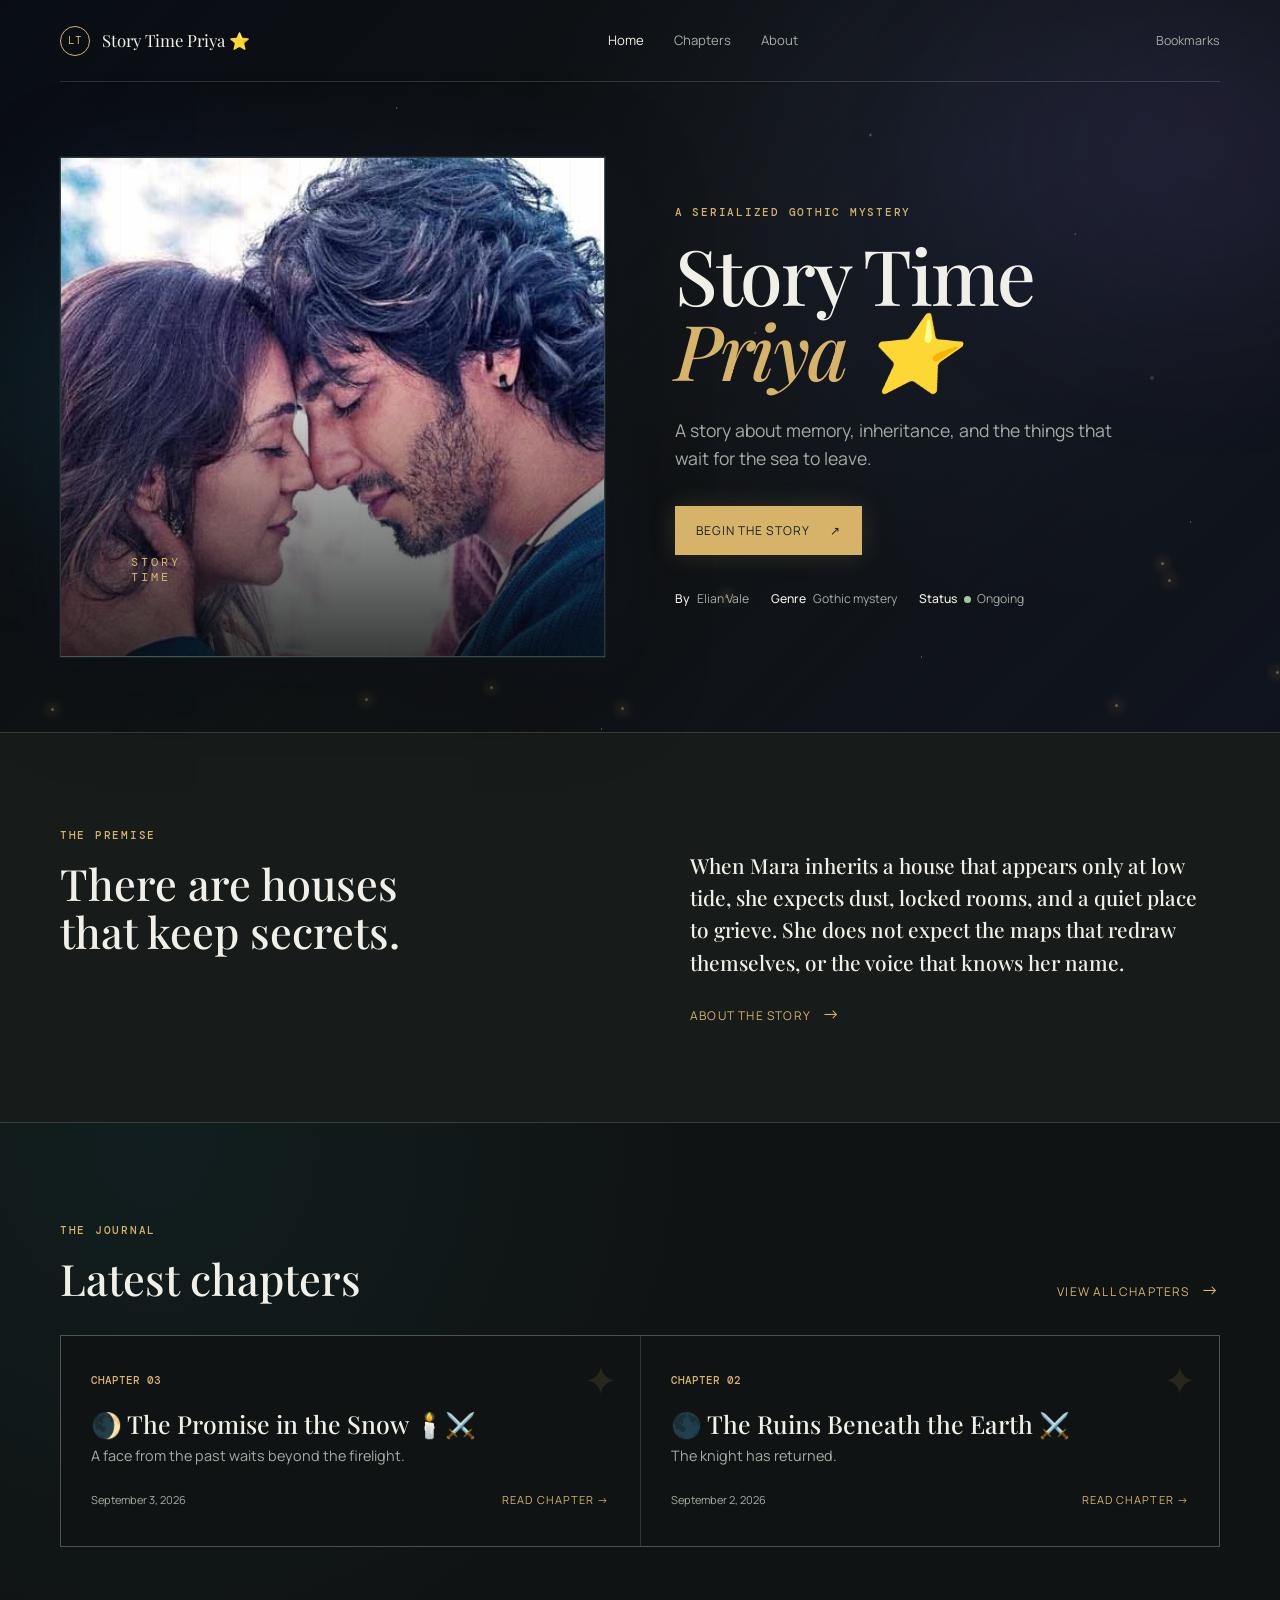
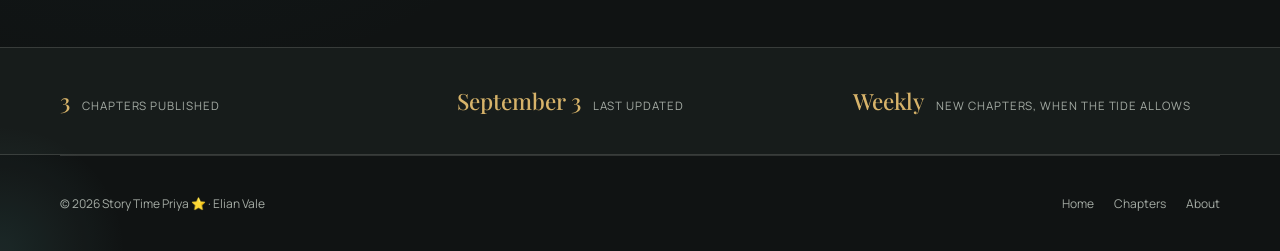
<file: index.html>
<!doctype html>
<html lang="en">
<head>
  <meta charset="utf-8"><meta name="viewport" content="width=device-width, initial-scale=1">
  <meta name="description" content="Story Time Priya, a serialized story by Elian Vale.">
  <meta property="og:title" content="Story Time Priya ⭐"><meta property="og:type" content="website">
  <title>Story Time Priya ⭐ | A serialized story</title>
  <link rel="stylesheet" href="css/style.css"><link rel="stylesheet" href="css/responsive.css">
</head>
<body data-page="home">
  <div id="site-header"></div>
  <main>
    <section class="hero wrap" aria-labelledby="story-title">
      <div class="hero-art" aria-label="Story Time Priya cover artwork"><img src="assets/images/story-cover.jpg" alt="Priya and her companion sharing a tender moment" onerror="this.hidden=true"><span class="moon"></span><span class="house-mark">STORY<br>TIME</span></div>
      <div class="hero-copy reveal"><p class="eyebrow">A serialized gothic mystery</p><h1 id="story-title">The House<br><em>at Low Tide</em></h1><p class="hero-dek">A story about memory, inheritance, and the things that wait for the sea to leave.</p><div class="hero-actions"><a class="button button-primary" id="start-reading" href="reader.html?chapter=1">Begin the story <span>↗</span></a><a class="text-link" id="continue-reading" href="reader.html?chapter=1" hidden>Continue reading <span>→</span></a></div><div class="hero-meta"><span><b>By</b> Elian Vale</span><span><b>Genre</b> Gothic mystery</span><span><b>Status</b> <i class="status-dot"></i> Ongoing</span></div></div>
    </section>
    <section class="intro-band"><div class="wrap info-grid"><div><p class="eyebrow">The premise</p><h2>There are houses<br>that keep secrets.</h2></div><div><p class="body-large">When Mara inherits a house that appears only at low tide, she expects dust, locked rooms, and a quiet place to grieve. She does not expect the maps that redraw themselves, or the voice that knows her name.</p><a class="text-link" href="about.html">About the story <span>→</span></a></div></div></section>
    <section class="latest wrap" aria-labelledby="latest-title"><div class="section-heading"><div><p class="eyebrow">The journal</p><h2 id="latest-title">Latest chapters</h2></div><a class="text-link" href="chapters.html">View all chapters <span>→</span></a></div><div id="latest-chapters" class="chapter-grid"></div></section>
    <section class="stats-band"><div class="wrap stats-grid"><div><strong id="published-count">0</strong><span>chapters published</span></div><div><strong id="last-updated">—</strong><span>last updated</span></div><div><strong>Weekly</strong><span>new chapters, when the tide allows</span></div></div></section>
  </main>
  <div id="site-footer"></div><div id="toast" role="status" aria-live="polite"></div>
  <script src="data/chapters.js"></script><script src="js/settings.js"></script><script src="js/progress.js"></script><script src="js/app.js"></script>
</body></html>
</file>
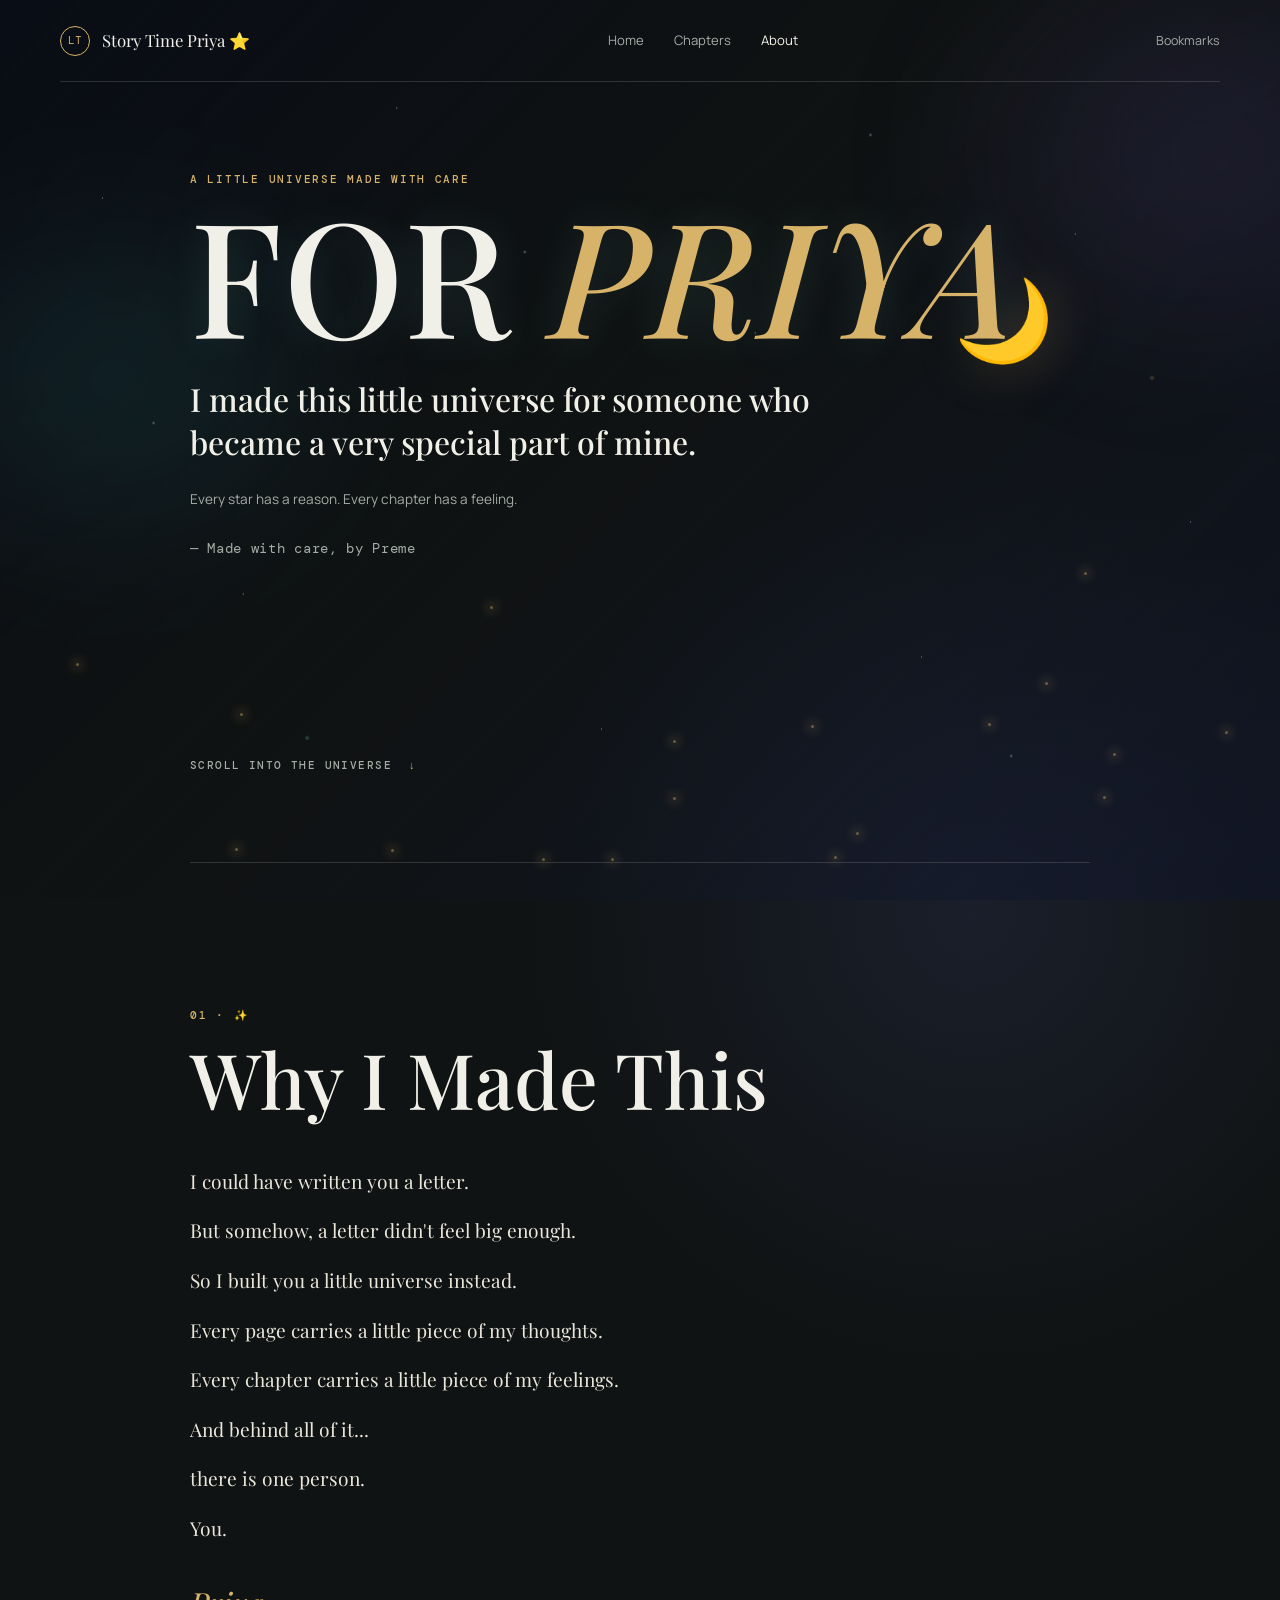
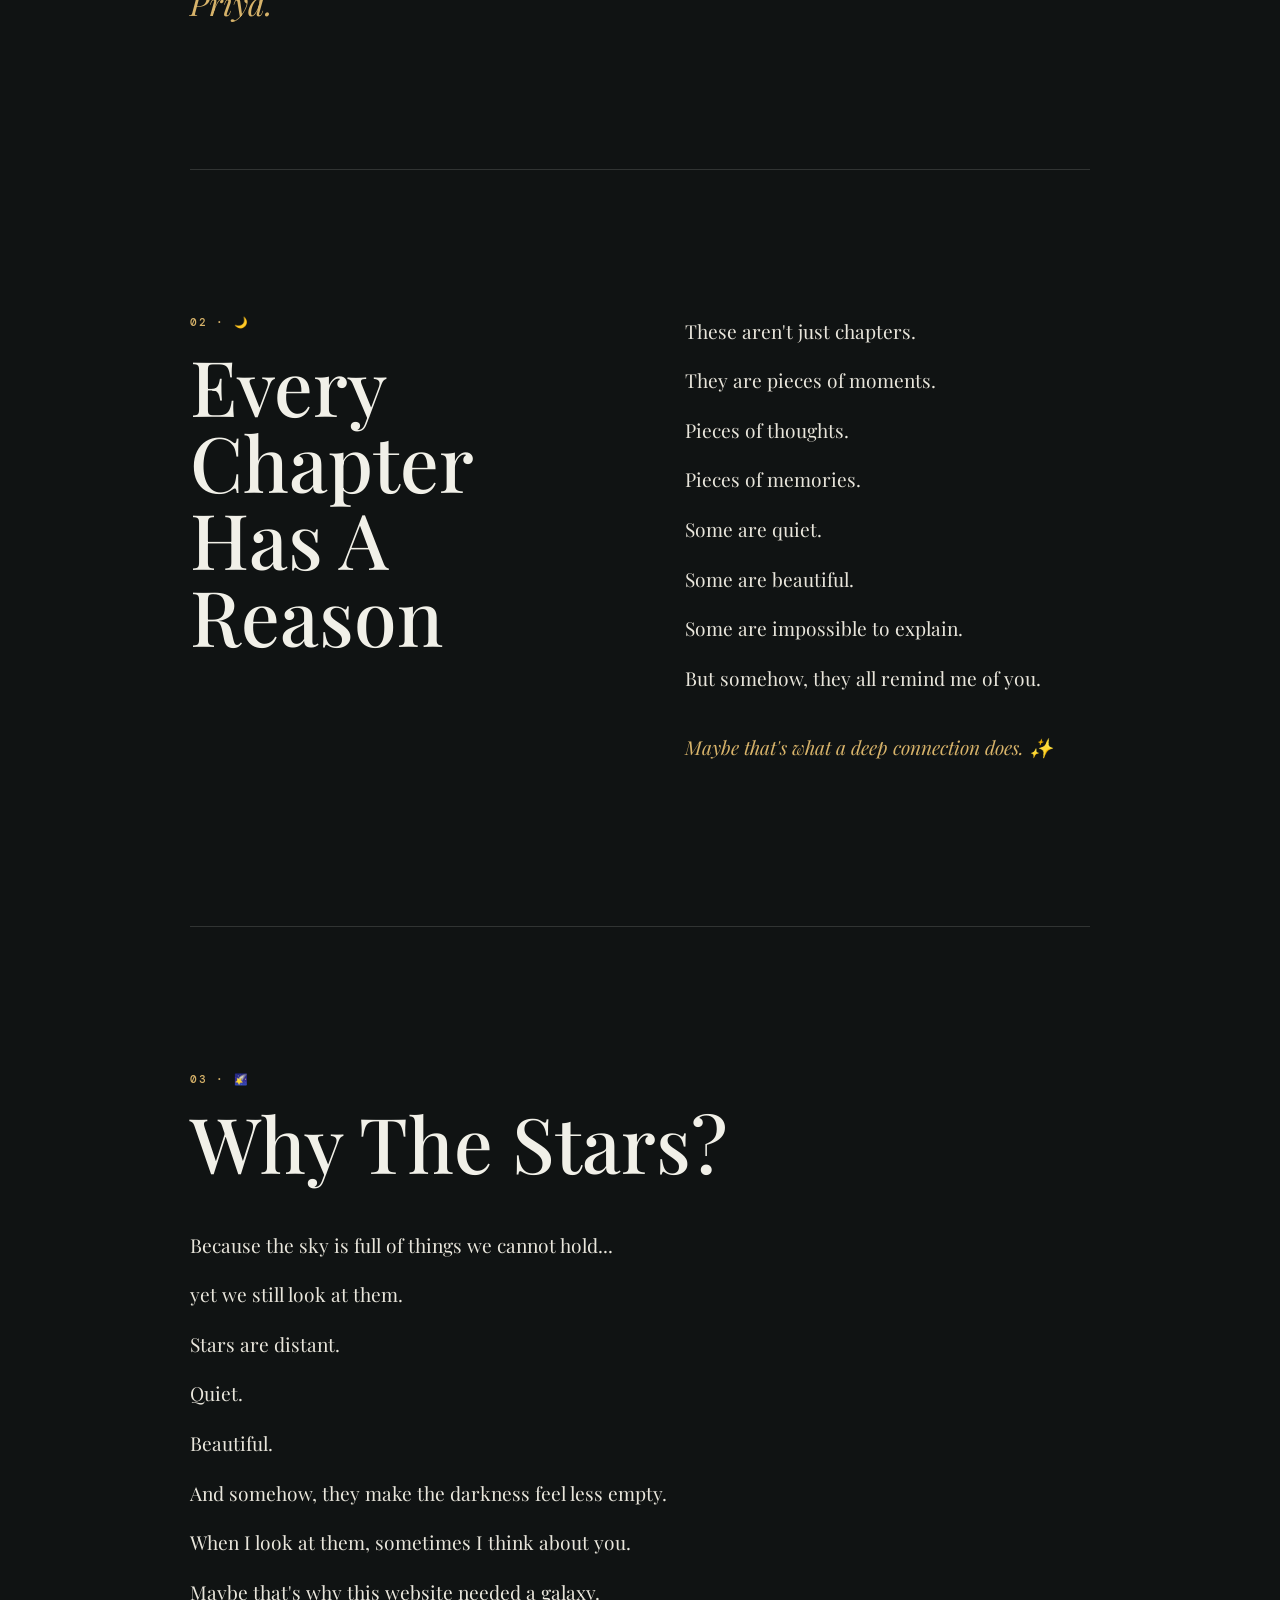
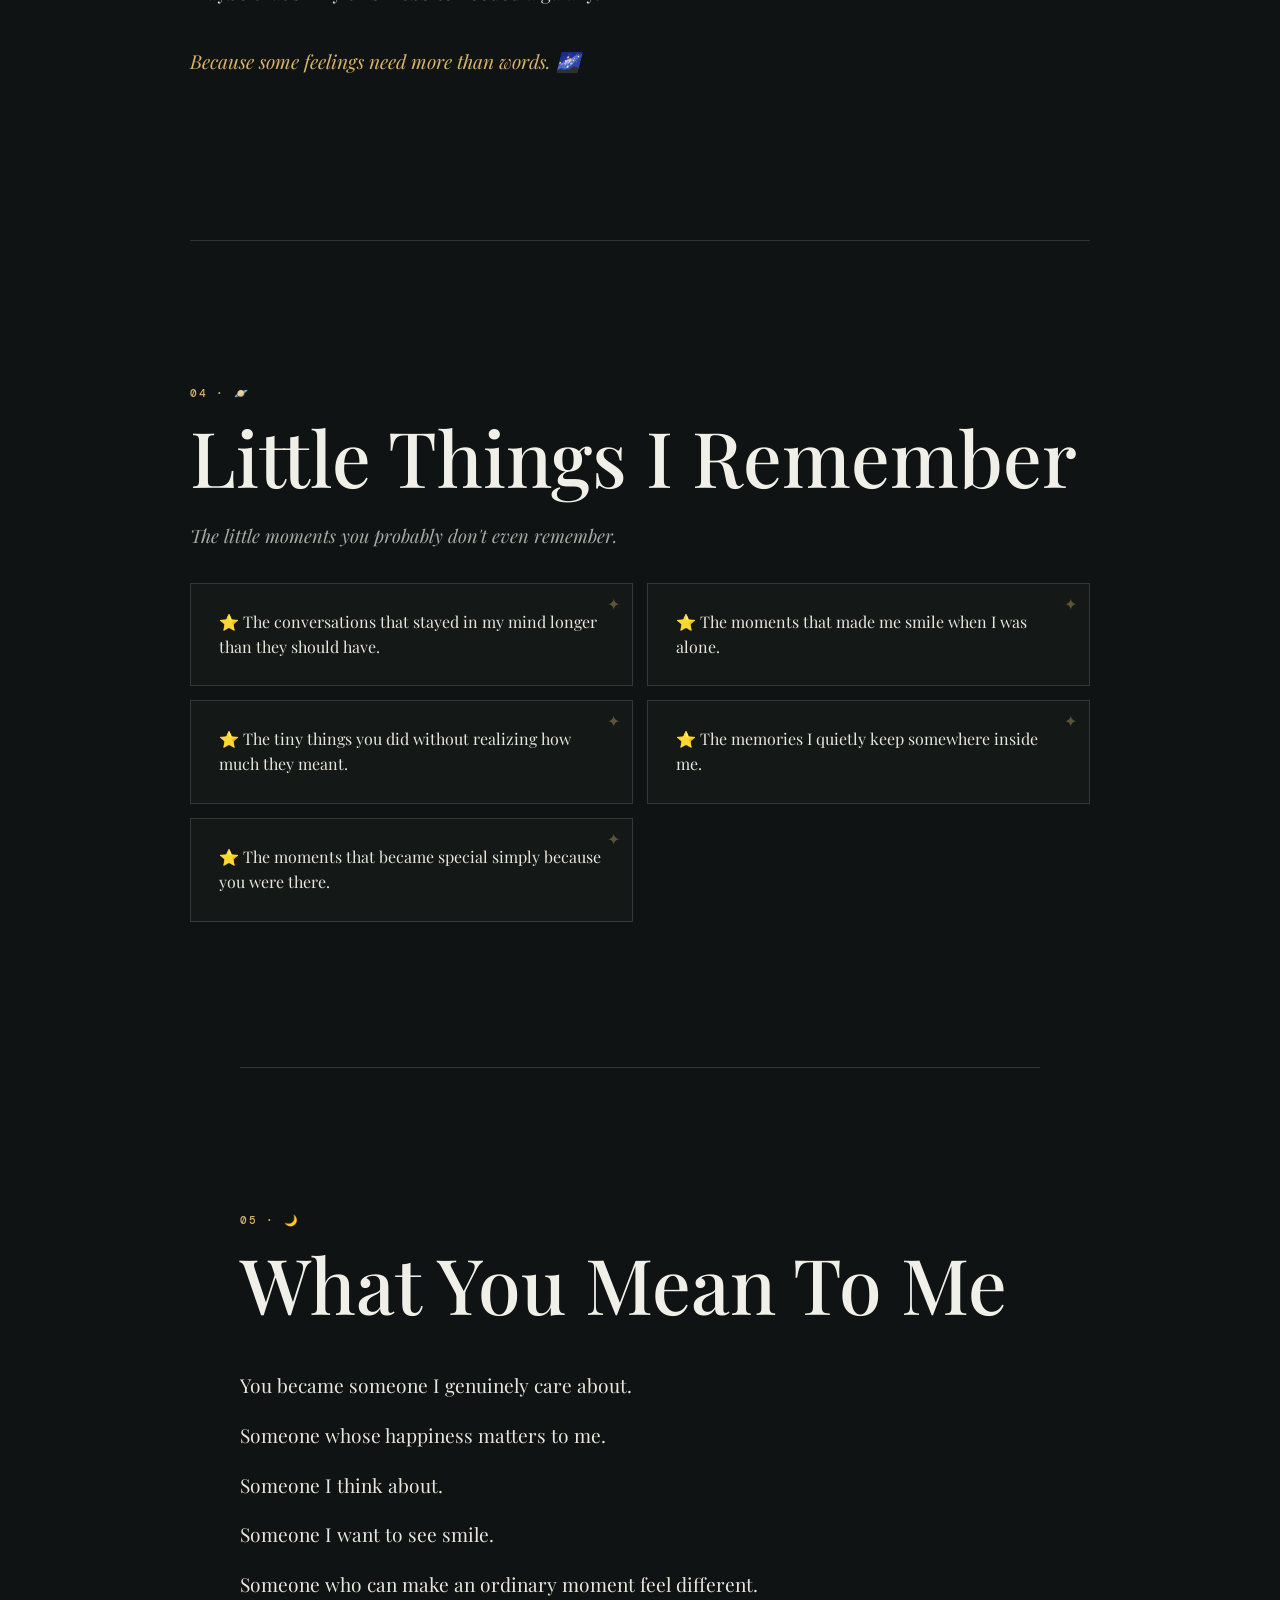
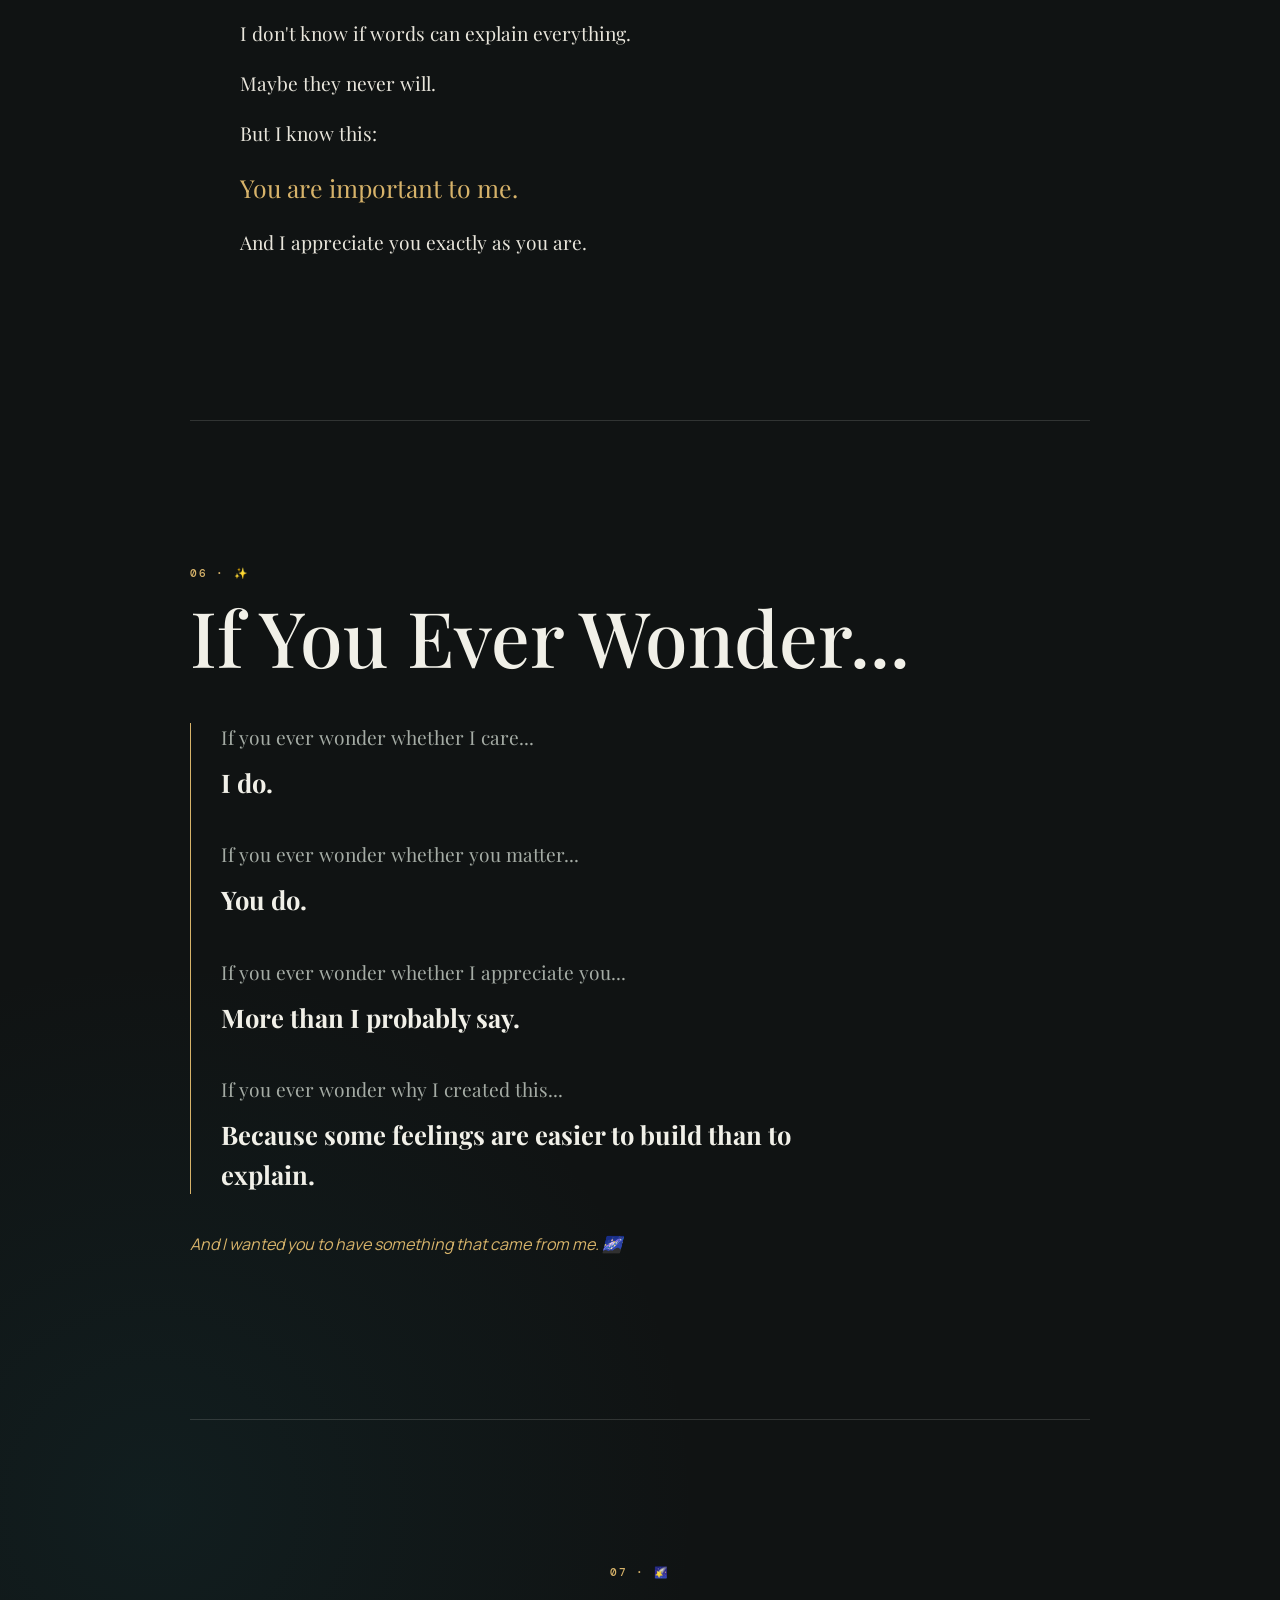
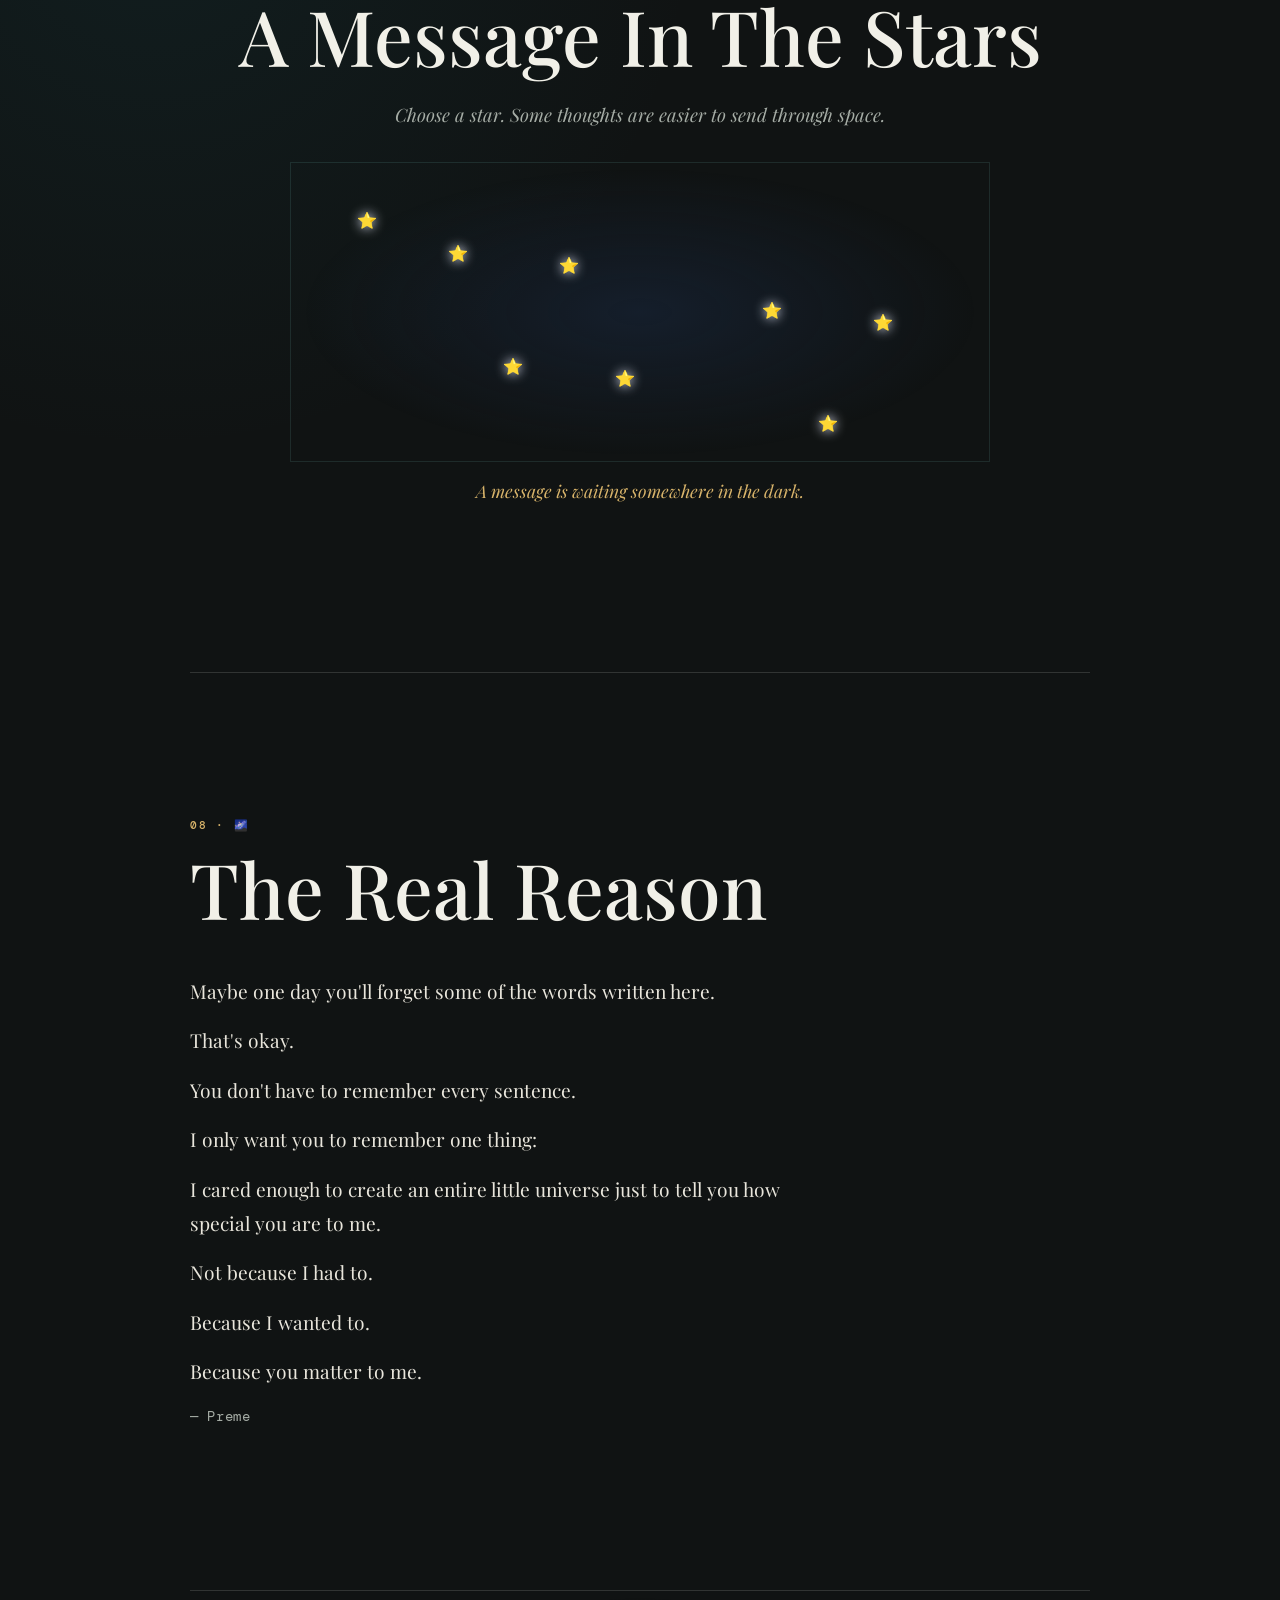
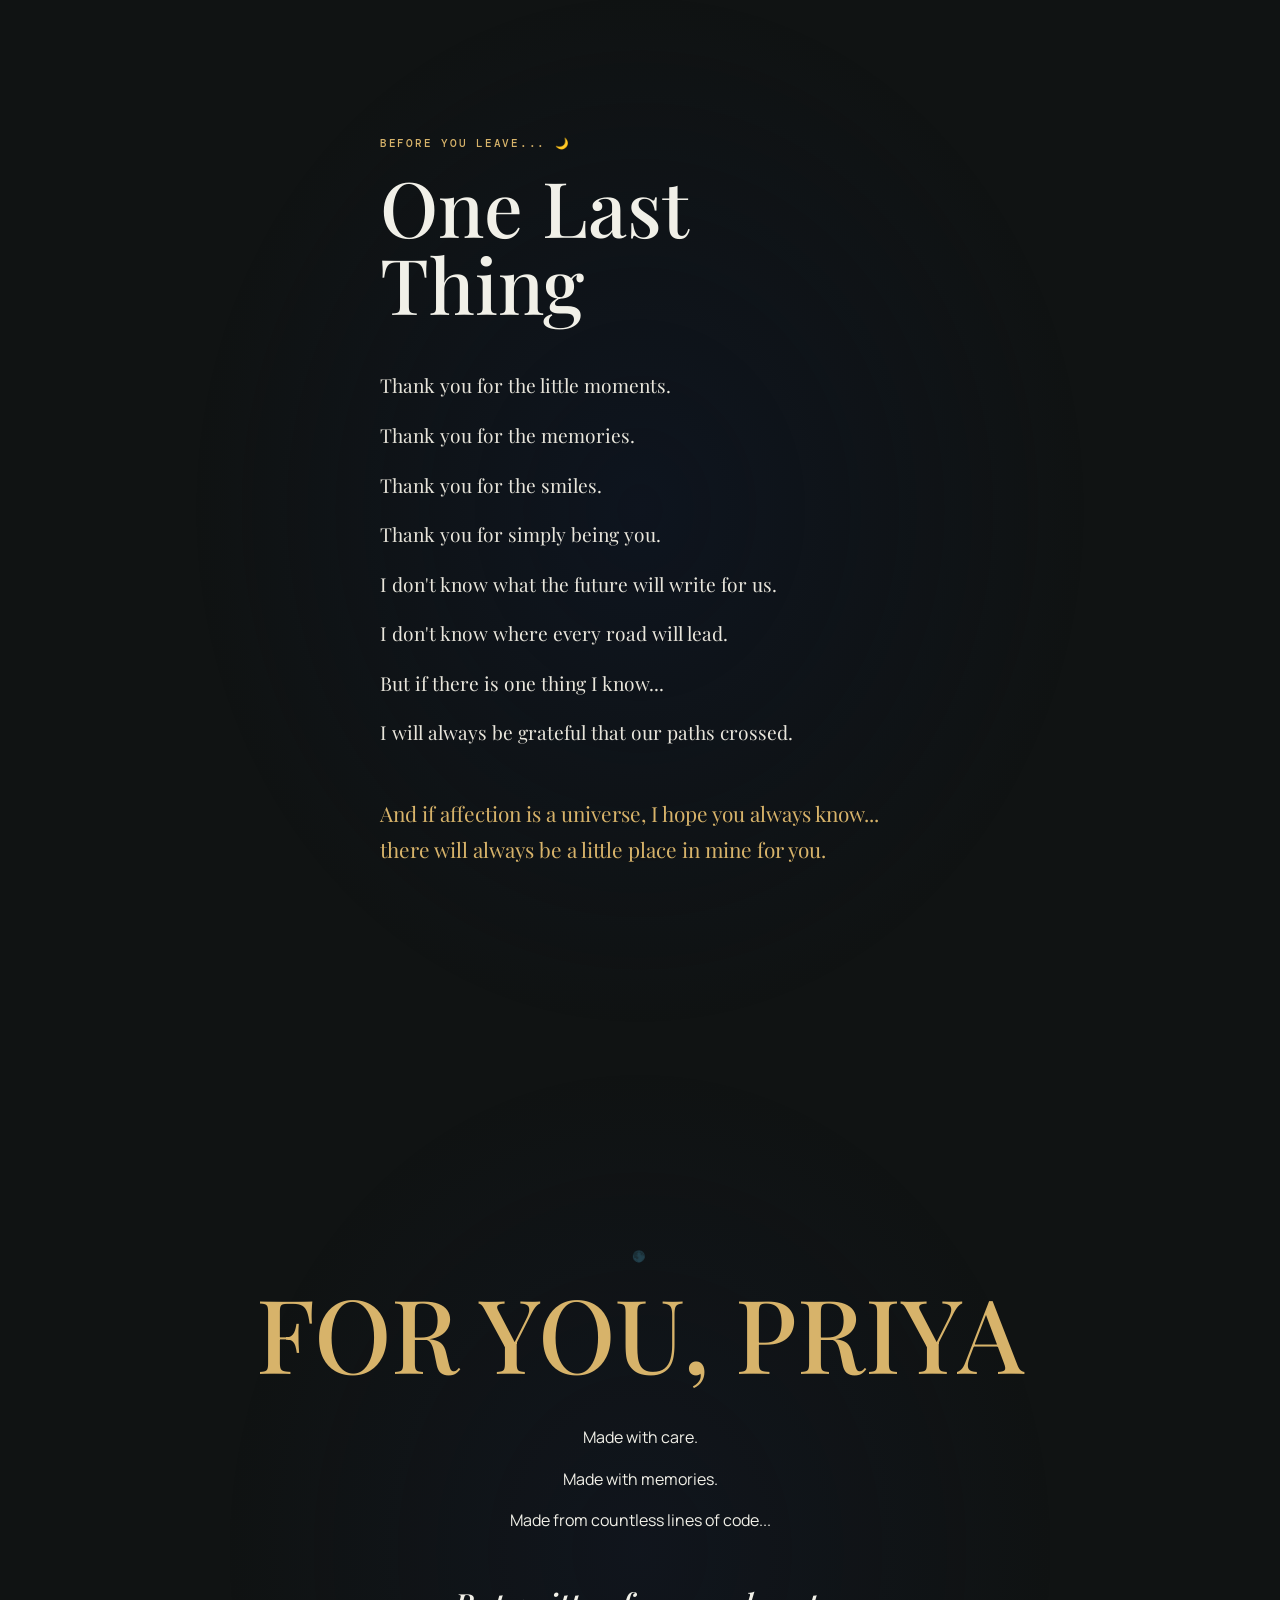
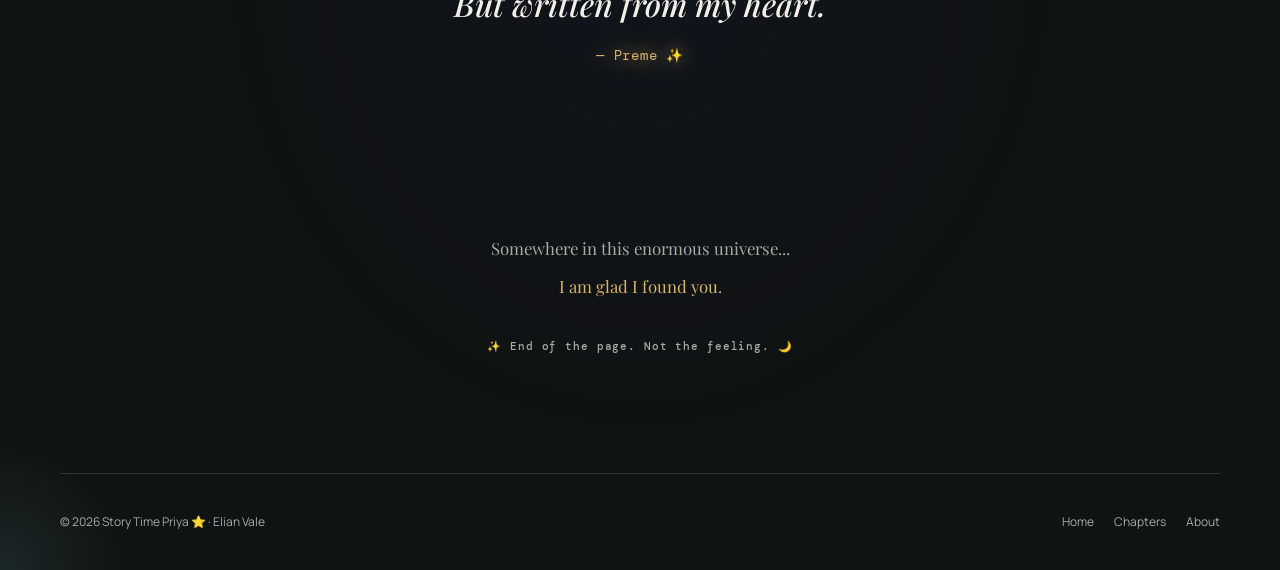
<file: about.html>
<!doctype html>
<html lang="en">
<head>
  <meta charset="utf-8">
  <meta name="viewport" content="width=device-width, initial-scale=1">
  <meta name="description" content="For Priya: a little universe made with care by Preme.">
  <meta property="og:title" content="For Priya | Story Time Priya ⭐">
  <meta property="og:description" content="A universe built from warmth, memories, and stars.">
  <title>For Priya | Story Time Priya ⭐</title>
  <link rel="stylesheet" href="css/style.css">
  <link rel="stylesheet" href="css/responsive.css">
  <link rel="stylesheet" href="css/cosmic.css">
  <link rel="stylesheet" href="css/about.css">
</head>
<body data-page="about">
  <div id="site-header"></div>
  <main class="for-priya-page">
    <section class="priya-hero about-wrap"><p class="eyebrow">A little universe made with care</p><h1>FOR <em>PRIYA</em></h1><p class="priya-lead">I made this little universe for someone who became a very special part of mine.</p><p class="priya-note">Every star has a reason. Every chapter has a feeling.</p><p class="signature">— Made with care, by Preme</p><div class="orbit-moon" aria-hidden="true">🌙</div><a class="scroll-cue" href="#why-i-made-this">Scroll into the universe <span>↓</span></a></section>
    <section id="why-i-made-this" class="priya-section about-wrap reveal-on-scroll"><p class="eyebrow">01 · ✨</p><h2>Why I Made This</h2><div class="priya-prose"><p>I could have written you a letter.</p><p>But somehow, a letter didn't feel big enough.</p><p>So I built you a little universe instead.</p><p>Every page carries a little piece of my thoughts.</p><p>Every chapter carries a little piece of my feelings.</p><p>And behind all of it...</p><p>there is one person.</p><p>You.</p><strong class="glow-name">Priya.</strong></div></section>
    <section class="priya-section about-wrap reveal-on-scroll split-section"><div><p class="eyebrow">02 · 🌙</p><h2>Every Chapter<br>Has A Reason</h2></div><div class="priya-prose"><p>These aren't just chapters.</p><p>They are pieces of moments.</p><p>Pieces of thoughts.</p><p>Pieces of memories.</p><p>Some are quiet.</p><p>Some are beautiful.</p><p>Some are impossible to explain.</p><p>But somehow, they all remind me of you.</p><p class="closing-line">Maybe that's what a deep connection does. ✨</p></div></section>
    <section class="priya-section about-wrap star-question reveal-on-scroll"><p class="eyebrow">03 · 🌠</p><h2>Why The Stars?</h2><div class="priya-prose"><p>Because the sky is full of things we cannot hold...</p><p>yet we still look at them.</p><p>Stars are distant.</p><p>Quiet.</p><p>Beautiful.</p><p>And somehow, they make the darkness feel less empty.</p><p>When I look at them, sometimes I think about you.</p><p>Maybe that's why this website needed a galaxy.</p><p class="closing-line">Because some feelings need more than words. 🌌</p></div></section>
    <section class="memory-section about-wrap reveal-on-scroll"><p class="eyebrow">04 · 🪐</p><h2>Little Things I Remember</h2><p class="section-intro">The little moments you probably don't even remember.</p><div class="memory-grid"><article>⭐ The conversations that stayed in my mind longer than they should have.</article><article>⭐ The moments that made me smile when I was alone.</article><article>⭐ The tiny things you did without realizing how much they meant.</article><article>⭐ The memories I quietly keep somewhere inside me.</article><article>⭐ The moments that became special simply because you were there.</article></div></section>
    <section class="priya-section about-wrap reveal-on-scroll calm-section"><p class="eyebrow">05 · 🌙</p><h2>What You Mean To Me</h2><div class="priya-prose"><p>You became someone I genuinely care about.</p><p>Someone whose happiness matters to me.</p><p>Someone I think about.</p><p>Someone I want to see smile.</p><p>Someone who can make an ordinary moment feel different.</p><p>I don't know if words can explain everything.</p><p>Maybe they never will.</p><p>But I know this:</p><p class="bold-line">You are important to me.</p><p>And I appreciate you exactly as you are.</p></div></section>
    <section class="wonder-section about-wrap reveal-on-scroll"><p class="eyebrow">06 · ✨</p><h2>If You Ever Wonder...</h2><div class="wonder-list"><p>If you ever wonder whether I care... <strong>I do.</strong></p><p>If you ever wonder whether you matter... <strong>You do.</strong></p><p>If you ever wonder whether I appreciate you... <strong>More than I probably say.</strong></p><p>If you ever wonder why I created this... <strong>Because some feelings are easier to build than to explain.</strong></p></div><p class="closing-line">And I wanted you to have something that came from me. 🌌</p></section>
    <section class="message-section about-wrap reveal-on-scroll"><p class="eyebrow">07 · 🌠</p><h2>A Message In The Stars</h2><p class="section-intro">Choose a star. Some thoughts are easier to send through space.</p><div id="message-stars" class="message-stars" aria-label="Interactive stars with messages"></div><p id="star-message" class="star-message" role="status" aria-live="polite">A message is waiting somewhere in the dark.</p></section>
    <section class="priya-section about-wrap reveal-on-scroll"><p class="eyebrow">08 · 🌌</p><h2>The Real Reason</h2><div class="priya-prose"><p>Maybe one day you'll forget some of the words written here.</p><p>That's okay.</p><p>You don't have to remember every sentence.</p><p>I only want you to remember one thing:</p><p>I cared enough to create an entire little universe just to tell you how special you are to me.</p><p>Not because I had to.</p><p>Because I wanted to.</p><p>Because you matter to me.</p><p class="signature">— Preme</p></div></section>
    <section class="last-thing about-wrap reveal-on-scroll"><p class="eyebrow">Before you leave... 🌙</p><h2>One Last Thing</h2><div class="priya-prose"><p>Thank you for the little moments.</p><p>Thank you for the memories.</p><p>Thank you for the smiles.</p><p>Thank you for simply being you.</p><p>I don't know what the future will write for us.</p><p>I don't know where every road will lead.</p><p>But if there is one thing I know...</p><p>I will always be grateful that our paths crossed.</p><p class="final-reveal">And if affection is a universe, I hope you always know... there will always be a little place in mine for you.</p></div></section>
    <section class="final-message about-wrap"><p class="eyebrow">🌑</p><h2>FOR YOU, PRIYA</h2><p>Made with care.</p><p>Made with memories.</p><p>Made from countless lines of code...</p><h3>But written from my heart.</h3><p class="signature signature-glow">— Preme ✨</p><div class="end-note"><p>Somewhere in this enormous universe...</p><p class="delayed-line">I am glad I found you.</p><small>✨ End of the page. Not the feeling. 🌙</small></div></section>
  </main>
  <div id="site-footer"></div><div id="toast" role="status" aria-live="polite"></div>
  <script src="data/chapters.js"></script><script src="js/settings.js"></script><script src="js/about.js"></script><script src="js/app.js"></script>
</body>
</html>
</file>
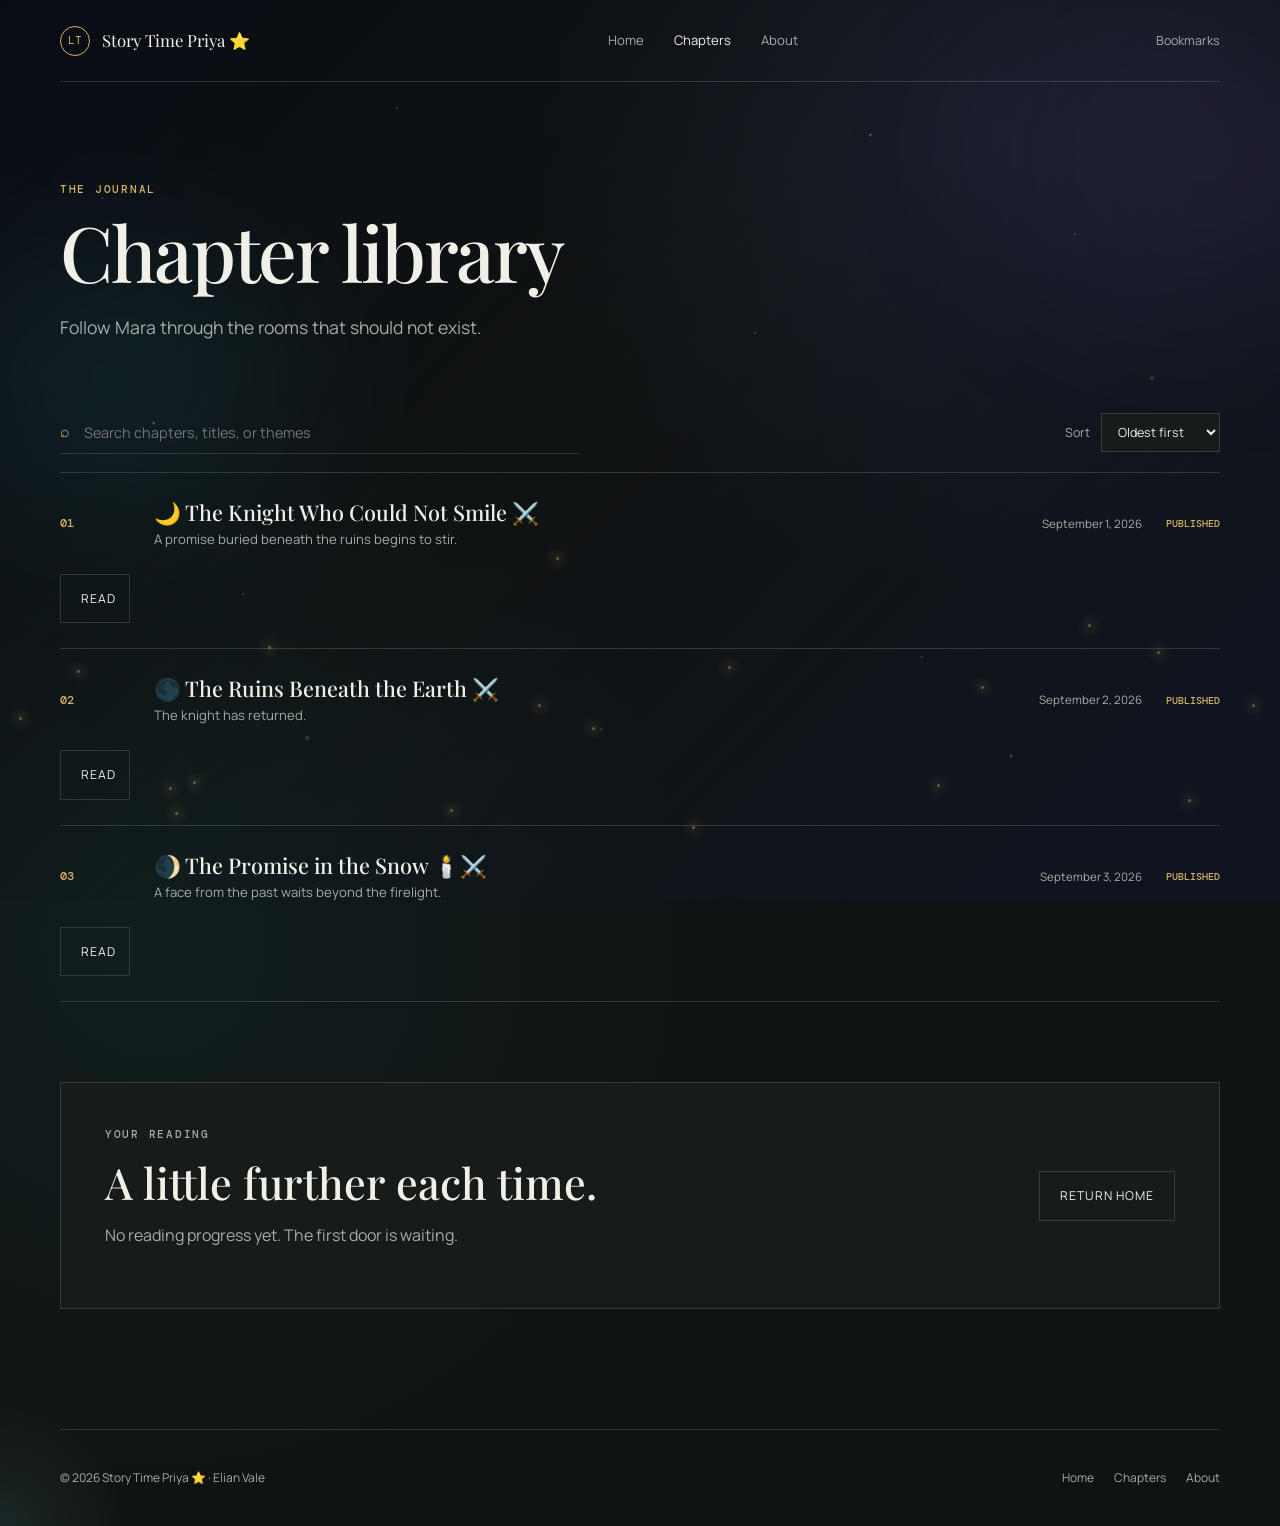
<file: chapters.html>
<!doctype html><html lang="en"><head><meta charset="utf-8"><meta name="viewport" content="width=device-width, initial-scale=1"><meta name="description" content="Browse every published and upcoming chapter of The House at Low Tide."><title>Chapters | The House at Low Tide</title><link rel="stylesheet" href="css/style.css"><link rel="stylesheet" href="css/responsive.css"></head><body data-page="chapters"><div id="site-header"></div><main class="page-main wrap"><header class="page-heading"><p class="eyebrow">The journal</p><h1>Chapter library</h1><p>Follow Mara through the rooms that should not exist.</p></header><div class="library-tools"><label class="search-box"><span aria-hidden="true">⌕</span><input id="chapter-search" type="search" placeholder="Search chapters, titles, or themes" aria-label="Search chapters"></label><label class="sort-label">Sort <select id="chapter-sort"><option value="oldest">Oldest first</option><option value="newest">Newest first</option></select></label></div><div id="chapter-library" class="library-list" aria-live="polite"></div><section class="reading-progress-summary" aria-labelledby="progress-heading"><div><p class="eyebrow">Your reading</p><h2 id="progress-heading">A little further each time.</h2><p id="stats-copy">No reading progress yet.</p></div><a class="button button-ghost" href="index.html">Return home</a></section></main><div id="site-footer"></div><div id="toast" role="status" aria-live="polite"></div><script src="data/chapters.js"></script><script src="js/settings.js"></script><script src="js/progress.js"></script><script src="js/search.js"></script><script src="js/chapters.js"></script><script src="js/app.js"></script></body></html>
</file>
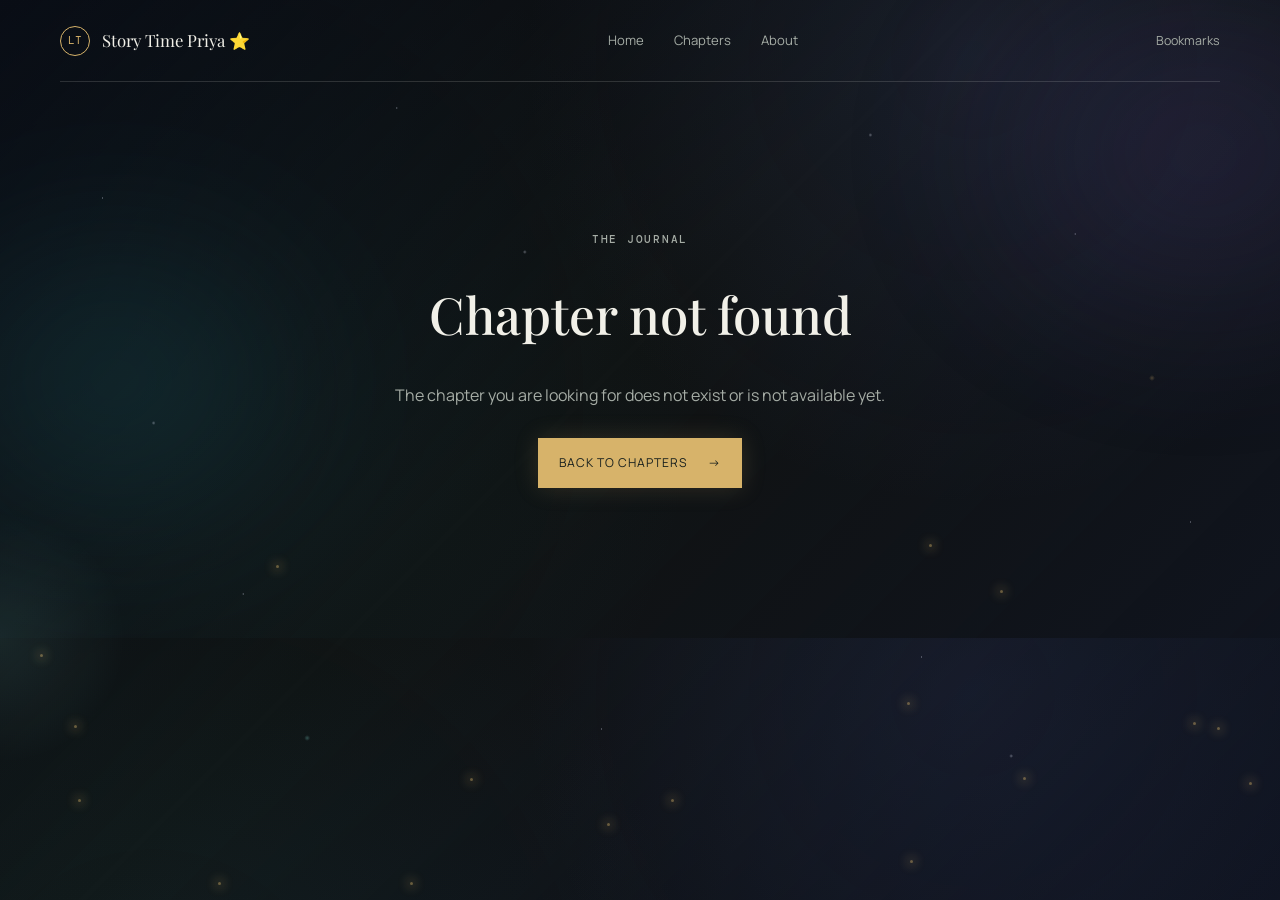
<file: reader.html>
<!doctype html><html lang="en"><head><meta charset="utf-8"><meta name="viewport" content="width=device-width, initial-scale=1"><meta name="description" content="Read The House at Low Tide."><title>Reading | The House at Low Tide</title><link rel="stylesheet" href="css/style.css"><link rel="stylesheet" href="css/reader.css"><link rel="stylesheet" href="css/responsive.css"></head><body data-page="reader"><div class="reading-progress-bar" aria-hidden="true"><span id="reading-progress-fill"></span></div><div id="site-header"></div><main id="reader-main"><div id="reader-error" class="error-state wrap" hidden></div><article id="reader-content" class="reader wrap" hidden><header class="reader-heading"><p class="eyebrow" id="reader-number">Chapter 01</p><h1 id="reader-title"></h1><p id="reader-subtitle" class="reader-subtitle"></p><p id="reader-date" class="meta-line"></p><div class="reader-tools"><button class="icon-button" id="bookmark-button" type="button" aria-pressed="false">☆ <span>Bookmark</span></button><button class="icon-button" id="share-button" type="button">↗ <span>Share chapter</span></button><button class="icon-button" id="settings-button" type="button" aria-haspopup="dialog">☼ <span>Reading settings</span></button></div></header><div id="chapter-body" class="chapter-body"></div><footer id="reader-navigation" class="reader-navigation"></footer></article></main><button class="back-top" id="back-top" type="button" aria-label="Back to top">↑</button><dialog id="settings-dialog" class="settings-dialog"><form method="dialog"><div class="dialog-heading"><div><p class="eyebrow">Your reading room</p><h2>Reading settings</h2></div><button class="close-button" value="cancel" aria-label="Close reading settings">×</button></div><fieldset><legend>Text size</legend><div class="segmented" id="font-size-options"><button type="button" data-setting="fontSize" data-value="small">Small</button><button type="button" data-setting="fontSize" data-value="medium">Medium</button><button type="button" data-setting="fontSize" data-value="large">Large</button><button type="button" data-setting="fontSize" data-value="xlarge">XL</button></div></fieldset><fieldset><legend>Reading width</legend><div class="segmented" id="reader-width-options"><button type="button" data-setting="readerWidth" data-value="narrow">Narrow</button><button type="button" data-setting="readerWidth" data-value="normal">Normal</button><button type="button" data-setting="readerWidth" data-value="wide">Wide</button></div></fieldset><fieldset><legend>Typeface</legend><div class="segmented"><button type="button" data-setting="fontFamily" data-value="serif">Serif</button><button type="button" data-setting="fontFamily" data-value="sans">Sans serif</button></div></fieldset><fieldset><legend>Theme</legend><div class="segmented"><button type="button" data-setting="theme" data-value="dark">Night</button><button type="button" data-setting="theme" data-value="light">Light</button><button type="button" data-setting="theme" data-value="sepia">Sepia</button></div></fieldset></form></dialog><div id="toast" role="status" aria-live="polite"></div><script src="data/chapters.js"></script><script src="js/settings.js"></script><script src="js/progress.js"></script><script src="js/reader.js"></script><script src="js/app.js"></script></body></html>
</file>
<file: css/style.css>
@import url('https://fonts.googleapis.com/css2?family=DM+Mono:wght@400;500&family=Manrope:wght@400;500;600;700&family=Playfair+Display:ital,wght@0,500;0,600;1,500;1,600&display=swap');
:root{--bg:#101313;--surface:#171c1b;--surface-2:#202725;--text:#f1f0e8;--muted:#a5aca5;--accent:#d7b36a;--accent-2:#91aaa0;--border:rgba(241,240,232,.15);--reader-bg:#171c1b;--reader-text:#e9e6dc;--shadow:0 22px 70px rgba(0,0,0,.3);--sans:'Manrope',sans-serif;--display:'Playfair Display',Georgia,serif;--mono:'DM Mono',monospace}
[data-theme="light"]{--bg:#f4f1e9;--surface:#fffdf8;--surface-2:#e9e4d9;--text:#1e2825;--muted:#5e6a64;--border:rgba(30,40,37,.16);--reader-bg:#fffdf8;--reader-text:#27332e;--shadow:0 22px 70px rgba(53,45,30,.12)}
[data-theme="sepia"]{--bg:#2a2119;--surface:#392d21;--surface-2:#493a2a;--text:#f1dec0;--muted:#c4aa87;--accent:#e2b979;--border:rgba(241,222,192,.18);--reader-bg:#3a2d21;--reader-text:#f1dec0}
*{box-sizing:border-box}html{scroll-behavior:smooth}body{margin:0;background:var(--bg);color:var(--text);font-family:var(--sans);line-height:1.6}a{color:inherit;text-decoration:none}button,input,select{font:inherit}button{cursor:pointer}button:focus-visible,a:focus-visible,input:focus-visible,select:focus-visible{outline:2px solid var(--accent);outline-offset:4px}.wrap{width:min(1160px,calc(100% - 80px));margin-inline:auto}.site-header{height:82px;display:flex;align-items:center;justify-content:space-between;border-bottom:1px solid var(--border);position:relative;z-index:5}.brand{display:flex;align-items:center;gap:12px;font-family:var(--display);font-size:1.05rem}.brand-mark{width:30px;height:30px;border:1px solid var(--accent);border-radius:50%;display:grid;place-items:center;color:var(--accent);font-family:var(--mono);font-size:.7rem}.main-nav{display:flex;gap:30px;color:var(--muted);font-size:.82rem}.main-nav a:hover,.main-nav a[aria-current="page"]{color:var(--text)}.header-actions{display:flex;align-items:center;gap:12px}.header-actions a{font-size:.78rem;color:var(--muted)}.menu-toggle{display:none;background:none;border:0;color:var(--text);font-size:1.4rem}.hero{min-height:650px;display:grid;grid-template-columns:1fr 1fr;gap:70px;align-items:center;padding-block:70px}.hero-art{height:500px;position:relative;overflow:hidden;background:linear-gradient(155deg,#273b3c,#111a1a 60%,#0d1010);border:1px solid var(--border);box-shadow:var(--shadow)}.hero-art:after{content:"";position:absolute;inset:0;background:linear-gradient(180deg,transparent 35%,rgba(7,10,10,.8)),repeating-linear-gradient(90deg,transparent 0 28px,rgba(215,179,106,.05) 29px 30px);}.moon{position:absolute;width:180px;height:180px;border-radius:50%;background:#e7d4a3;top:72px;right:70px;box-shadow:0 0 80px rgba(229,205,142,.23)}.house-mark{position:absolute;z-index:1;left:70px;bottom:72px;font-family:var(--mono);font-size:.78rem;line-height:1.15;letter-spacing:.25em;color:var(--accent)}.eyebrow{font:500 .68rem var(--mono);text-transform:uppercase;letter-spacing:.16em;color:var(--accent);margin:0 0 18px}.hero h1,.page-heading h1{font:500 clamp(3rem,6vw,5.7rem)/.98 var(--display);letter-spacing:-.03em;margin:0}.hero h1 em,.page-heading h1 em{color:var(--accent);font-weight:500}.hero-dek{color:var(--muted);font-size:1.1rem;max-width:450px;margin:28px 0}.hero-actions{display:flex;align-items:center;gap:24px;margin:34px 0}.button{display:inline-flex;align-items:center;gap:20px;border:1px solid transparent;padding:14px 20px;font-size:.76rem;text-transform:uppercase;letter-spacing:.08em;transition:.2s}.button-primary{background:var(--accent);color:#18201e}.button-primary:hover{background:#efcb82;transform:translateY(-2px)}.button-ghost{border-color:var(--border)}.button-ghost:hover{border-color:var(--accent);color:var(--accent)}.text-link{font-size:.75rem;text-transform:uppercase;letter-spacing:.1em;color:var(--accent)}.text-link span{font-size:1.1rem;margin-left:8px}.hero-meta{display:flex;gap:22px;color:var(--muted);font-size:.76rem;flex-wrap:wrap}.hero-meta b{color:var(--text);font-weight:500;margin-right:5px}.status-dot{display:inline-block;width:7px;height:7px;background:#a2c8a0;border-radius:50%;margin-right:4px}.intro-band,.stats-band{background:var(--surface);border-block:1px solid var(--border)}.intro-band{padding:95px 0}.info-grid{display:grid;grid-template-columns:1fr 1fr;gap:100px}.info-grid h2,.section-heading h2,.reading-progress-summary h2{font:500 2.7rem/1.1 var(--display);margin:0}.body-large{font:500 1.3rem/1.55 var(--display);max-width:520px}.latest{padding-block:100px}.section-heading{display:flex;justify-content:space-between;align-items:end;margin-bottom:32px}.chapter-grid{display:grid;grid-template-columns:repeat(2,1fr);gap:1px;background:var(--border);border:1px solid var(--border)}.chapter-card{background:var(--bg);padding:30px;min-height:210px;transition:.25s}.chapter-card:hover{background:var(--surface-2)}.chapter-card .chapter-number{font:500 .7rem var(--mono);color:var(--accent)}.chapter-card h3{font:500 1.55rem var(--display);margin:16px 0 4px}.chapter-card p{color:var(--muted);margin:0 0 24px;font-size:.9rem}.card-footer{display:flex;justify-content:space-between;align-items:center;font-size:.69rem;color:var(--muted)}.card-footer a{color:var(--accent);text-transform:uppercase;letter-spacing:.1em}.stats-band{padding:38px 0}.stats-grid{display:grid;grid-template-columns:repeat(3,1fr);gap:30px}.stats-grid div{display:flex;align-items:baseline;gap:12px}.stats-grid strong{font:500 1.4rem var(--display);color:var(--accent)}.stats-grid span{font-size:.72rem;color:var(--muted);text-transform:uppercase;letter-spacing:.08em}.site-footer{padding:38px 0;border-top:1px solid var(--border);font-size:.75rem;color:var(--muted)}.footer-inner{display:flex;justify-content:space-between;gap:20px}.footer-nav{display:flex;gap:20px}.page-main{padding-block:100px 120px}.page-heading{max-width:680px;margin-bottom:70px}.page-heading>p:last-child{color:var(--muted);font-size:1.1rem;margin-top:24px}.library-tools{display:flex;justify-content:space-between;gap:20px;align-items:center;padding-bottom:18px;border-bottom:1px solid var(--border)}.search-box{display:flex;align-items:center;gap:12px;max-width:520px;width:100%;color:var(--accent);border-bottom:1px solid var(--border);padding:8px 0}.search-box input{border:0;background:none;color:var(--text);outline:0;width:100%;font-size:.9rem}.sort-label{color:var(--muted);font-size:.78rem}.sort-label select{background:var(--surface);color:var(--text);border:1px solid var(--border);padding:9px 12px;margin-left:8px}.library-list{margin-bottom:80px}.library-row{display:grid;grid-template-columns:70px 1fr auto auto;align-items:center;gap:24px;padding:25px 0;border-bottom:1px solid var(--border)}.library-row:hover h2{color:var(--accent)}.library-row .row-number{font:500 .72rem var(--mono);color:var(--accent)}.library-row h2{font:500 1.35rem var(--display);margin:0}.library-row p{color:var(--muted);margin:3px 0 0;font-size:.82rem}.row-date{font-size:.72rem;color:var(--muted)}.row-status{font:500 .64rem var(--mono);text-transform:uppercase;color:var(--accent)}.row-status.upcoming{color:var(--muted)}.reading-progress-summary{display:flex;justify-content:space-between;align-items:center;padding:44px;background:var(--surface);border:1px solid var(--border)}.reading-progress-summary p{color:var(--muted)}.about-layout{display:grid;grid-template-columns:1fr 1fr;gap:100px}.about-pull{font:500 2rem/1.25 var(--display);color:var(--accent);max-width:400px}.about-copy{max-width:530px}.about-copy>p{color:var(--muted)}.about-copy h2{font:500 1.8rem var(--display);margin-top:60px}.details{border-block:1px solid var(--border);margin:35px 0;padding-block:12px}.details div{display:flex;justify-content:space-between;padding:12px 0;font-size:.82rem}.details dt{color:var(--accent)}.details dd{margin:0;color:var(--muted);text-align:right}.error-state{padding:150px 0;text-align:center}.error-state h1{font:500 3.2rem var(--display)}.error-state p{color:var(--muted);margin-bottom:30px}.toast{position:fixed;right:24px;bottom:24px;padding:13px 18px;background:var(--accent);color:#17201d;font-size:.78rem;z-index:10;transform:translateY(120px);transition:.25s}.toast.show{transform:translateY(0)}
@media (prefers-reduced-motion:reduce){*,*::before,*::after{animation-duration:.01ms!important;transition-duration:.01ms!important;scroll-behavior:auto!important}}
</file>
<file: css/responsive.css>
@media(max-width:800px){.wrap{width:min(100% - 36px,600px)}.site-header{height:70px}.main-nav,.header-actions a{display:none}.menu-toggle{display:block}.site-header .main-nav.open{display:flex;position:absolute;top:70px;left:0;right:0;background:var(--surface);padding:20px;flex-direction:column;gap:18px;border-bottom:1px solid var(--border)}.hero{grid-template-columns:1fr;gap:42px;padding-block:45px 70px}.hero-art{height:330px;order:2}.moon{width:120px;height:120px;top:45px;right:45px}.house-mark{left:40px;bottom:40px}.hero h1,.page-heading h1{font-size:3.5rem}.intro-band{padding:65px 0}.info-grid,.about-layout{grid-template-columns:1fr;gap:30px}.latest{padding-block:65px}.section-heading{align-items:start;gap:15px;flex-direction:column}.chapter-grid{grid-template-columns:1fr}.stats-grid{grid-template-columns:1fr;gap:18px}.footer-inner{flex-direction:column}.page-main{padding-block:65px 80px}.page-heading{margin-bottom:45px}.library-tools{align-items:stretch;flex-direction:column}.library-row{grid-template-columns:45px 1fr auto;gap:12px;padding:20px 0}.row-date{grid-column:2;font-size:.68rem}.row-status{grid-column:3;grid-row:1}.library-row .button{grid-column:2 / -1;justify-content:center}.reading-progress-summary{align-items:start;flex-direction:column;gap:20px;padding:28px}.reader-heading{margin:60px auto 50px}.reader-tools{flex-wrap:wrap}.chapter-body{font-size:var(--reader-size,1.1rem);line-height:1.85}.reader-navigation{margin-top:65px}.reader-navigation .nav-center{display:none}.about-pull{font-size:1.7rem}.details div{gap:20px;flex-direction:column}.details dd{text-align:left}.hero-meta{gap:12px}.header-actions{margin-left:auto;margin-right:12px}}

@media(max-width:480px){.wrap{width:calc(100% - 28px)}.site-header{width:calc(100% - 28px)}.brand{font-size:.9rem;min-width:0}.brand span:last-child{white-space:nowrap;overflow:hidden;text-overflow:ellipsis}.hero{padding-top:34px}.hero h1,.page-heading h1{font-size:clamp(2.65rem,14vw,3.5rem);overflow-wrap:anywhere}.hero-dek{font-size:1rem}.hero-actions{align-items:stretch;flex-direction:column;gap:16px}.hero-actions .button{justify-content:space-between}.hero-art{height:260px}.moon{width:95px;height:95px;right:30px}.house-mark{left:28px;bottom:30px}.info-grid h2,.section-heading h2,.reading-progress-summary h2{font-size:2.15rem}.body-large{font-size:1.15rem}.library-row{grid-template-columns:34px 1fr;gap:10px}.row-status{grid-column:2;grid-row:2;justify-self:start}.row-date{grid-column:2;grid-row:3}.library-row .button{grid-column:1 / -1}.reader-heading h1{font-size:clamp(2.35rem,12vw,4rem);overflow-wrap:anywhere}.reader-tools{gap:7px}.icon-button{padding:10px 9px;font-size:.67rem}.reader-navigation{align-items:stretch;flex-direction:column}.reader-navigation a{text-align:center;border:1px solid var(--border);padding:12px}.settings-dialog form{padding:22px 18px}.segmented{flex-wrap:wrap}.segmented button{min-width:calc(50% - 3px)}.resume-prompt{width:calc(100% - 28px);flex-wrap:wrap;justify-content:center;text-align:center}}

@media(max-width:360px){.hero h1,.page-heading h1{font-size:2.45rem}.brand{font-size:.78rem}.header-actions{margin-right:4px}.chapter-card{padding:24px 20px}.chapter-card h3{font-size:1.35rem}.hero-meta{font-size:.7rem}.reader .chapter-body{font-size:var(--reader-size,1.05rem)}}

@media(min-width:1400px){.hero{min-height:720px;grid-template-columns:minmax(0,1fr) minmax(0,1fr)}.hero h1{font-size:6rem}.hero-art{height:570px}}

@media(prefers-reduced-motion:reduce){.site-header,.button,.chapter-card,.toast{transition:none}}
</file>
<file: css/cosmic.css>
/* Cosmic atmosphere */
:root{--space-ink:#070b16;--space-blue:#111d38;--space-violet:#27305a;--star:#e9edff;--cosmic-cyan:#83d8d1}
body{background:radial-gradient(circle at 76% 9%,rgba(74,91,164,.16),transparent 28rem),radial-gradient(circle at 12% 62%,rgba(26,107,119,.12),transparent 34rem),var(--bg);overflow-x:hidden;transition:background .45s,color .45s}
.cosmic-background{position:fixed;inset:0;z-index:-1;overflow:hidden;pointer-events:none;background:linear-gradient(135deg,rgba(7,11,22,.75),transparent 45%,rgba(16,22,47,.5))}.cosmic-background:before,.cosmic-background:after{content:"";position:absolute;border-radius:50%;filter:blur(70px);opacity:.22;animation:nebulaFloat 24s ease-in-out infinite alternate}.cosmic-background:before{width:42vw;height:34vw;left:-12vw;top:18%;background:radial-gradient(ellipse,#26777e,transparent 68%)}.cosmic-background:after{width:48vw;height:38vw;right:-18vw;top:-10%;background:radial-gradient(ellipse,#5e4b96,transparent 68%);animation-delay:-11s}.stars{position:absolute;inset:-10%;background-repeat:repeat;will-change:transform}.stars-small{opacity:.56;background-image:radial-gradient(1px 1px at 8% 22%,var(--star),transparent),radial-gradient(1px 1px at 19% 66%,var(--star),transparent),radial-gradient(1px 1px at 31% 12%,var(--star),transparent),radial-gradient(1px 1px at 47% 81%,var(--star),transparent),radial-gradient(1px 1px at 59% 37%,var(--star),transparent),radial-gradient(1px 1px at 72% 73%,var(--star),transparent),radial-gradient(1px 1px at 84% 26%,var(--star),transparent),radial-gradient(1px 1px at 93% 58%,var(--star),transparent);animation:starDrift 36s linear infinite}.stars-medium{opacity:.35;background-image:radial-gradient(2px 2px at 12% 47%,var(--star),transparent),radial-gradient(2px 2px at 41% 28%,var(--star),transparent),radial-gradient(2px 2px at 68% 15%,var(--star),transparent),radial-gradient(2px 2px at 79% 84%,var(--star),transparent);animation:starPulse 7s ease-in-out infinite alternate}.stars-large{opacity:.3;background-image:radial-gradient(3px 3px at 24% 82%,var(--cosmic-cyan),transparent),radial-gradient(3px 3px at 90% 42%,var(--accent),transparent);filter:blur(.2px)}.cosmic-particle{position:absolute;width:3px;height:3px;border-radius:50%;background:var(--accent);box-shadow:0 0 12px 2px var(--accent);opacity:.45;animation:particleFloat var(--particle-time,18s) ease-in-out infinite}.cursor-glow{position:fixed;width:260px;height:260px;border-radius:50%;background:radial-gradient(circle,rgba(120,215,207,.1),transparent 68%);transform:translate(-50%,-50%);pointer-events:none;z-index:0;mix-blend-mode:screen}.cosmic-ready .hero-copy{animation:cinematicReveal 1.25s .15s both}.cosmic-ready .hero-art{animation:coverFloat 7s ease-in-out infinite}.hero-art{box-shadow:0 0 0 1px rgba(131,216,209,.08),0 24px 90px rgba(0,0,0,.42),0 0 80px rgba(88,113,195,.13)}.hero-art:before{content:"";position:absolute;inset:0;background:linear-gradient(110deg,transparent 35%,rgba(255,255,255,.08) 50%,transparent 66%);transform:translateX(-120%);animation:coverSheen 9s 2s ease-in-out infinite}.button-primary{box-shadow:0 0 24px rgba(215,179,106,.17)}.chapter-card{position:relative;overflow:hidden}.chapter-card:before{content:"✦";position:absolute;right:22px;top:16px;color:var(--accent);opacity:.12;font:2.5rem var(--display);transition:.3s}.chapter-card:hover:before{opacity:.45;transform:rotate(18deg) scale(1.2)}.reader{position:relative}.reader:before{content:"";position:absolute;z-index:-1;inset:40px -10vw 100px;background:radial-gradient(ellipse at center,rgba(31,47,79,.26),transparent 65%);pointer-events:none}.reader .chapter-body{background:rgba(14,19,29,.28);border-inline:1px solid rgba(255,255,255,.035);padding:14px 38px}.reader-heading{animation:cinematicReveal .9s both}.scene-break{ text-shadow:0 0 16px var(--accent)}
@keyframes nebulaFloat{to{transform:translate3d(4vw,3vh,0) scale(1.08)}}@keyframes starDrift{to{transform:translate3vw,2vh}}@keyframes starPulse{to{opacity:.65;transform:scale(1.03)}}@keyframes particleFloat{0%{transform:translate3d(0,8vh,0);opacity:0}20%,80%{opacity:.45}100%{transform:translate3d(var(--particle-drift,20px),-105vh,0);opacity:0}}@keyframes cinematicReveal{from{opacity:0;transform:translateY(18px);filter:blur(9px)}to{opacity:1;transform:none;filter:blur(0)}}@keyframes coverFloat{50%{transform:translateY(-9px)}}@keyframes coverSheen{0%,65%{transform:translateX(-120%)}80%,100%{transform:translateX(120%)}}
@media(max-width:800px){.cosmic-background{width:100%;inset:0}.stars{inset:0;width:100%;transform:none!important}.cosmic-background:before,.cosmic-background:after{filter:blur(52px);opacity:.15}.stars-medium{opacity:.22}.reader .chapter-body{padding-inline:0;border:0}.reader:before{inset:20px 0 80px}.cursor-glow{display:none}}
@media(prefers-reduced-motion:reduce){.cosmic-background:before,.cosmic-background:after,.stars-small,.stars-medium,.cosmic-particle,.hero-art,.hero-copy,.reader-heading,.hero-art:before{animation:none!important}.cosmic-background{display:none}.cursor-glow{display:none}}
 .hero-art img{position:absolute;inset:0;width:100%;height:100%;object-fit:cover;object-position:center;z-index:0}.hero-art:after{z-index:1}.hero-art .moon,.hero-art .house-mark{z-index:2}.hero-art img:not([hidden])~.moon{display:none}
@media print{.cosmic-background,.cursor-glow,.site-header,.site-footer,.reader-tools,.reader-navigation,.reading-progress-bar,.back-top{display:none!important}body,.reader .chapter-body{background:#fff!important;color:#000!important}.reader .chapter-body{border:0}}
@media(min-width:801px){.cosmic-background{width:100%;max-width:100%}.stars{inset:0;transform:none!important}}
.reader:before{inset:40px 0 100px}
</file>
<file: css/about.css>
.for-priya-page{position:relative;overflow:hidden}.about-wrap{width:min(900px,calc(100% - 48px));margin-inline:auto}.priya-hero{min-height:780px;display:flex;flex-direction:column;justify-content:center;position:relative;padding-block:90px}.priya-hero h1{font:500 clamp(4.5rem,14vw,10rem)/.86 var(--display);letter-spacing:.01em;margin:0;text-shadow:0 0 42px rgba(131,216,209,.14)}.priya-hero h1 em{color:var(--accent);font-style:italic}.priya-lead{font:500 clamp(1.3rem,2.5vw,2rem)/1.35 var(--display);max-width:620px;margin:35px 0 12px}.priya-note,.signature{color:var(--muted);font-size:.85rem}.signature{font-family:var(--mono);letter-spacing:.05em}.orbit-moon{position:absolute;right:4%;top:22%;font-size:5rem;filter:drop-shadow(0 0 25px rgba(215,179,106,.3));animation:moonOrbit 8s ease-in-out infinite}.scroll-cue{margin-top:auto;color:var(--muted);font:500 .68rem var(--mono);text-transform:uppercase;letter-spacing:.13em}.scroll-cue span{color:var(--accent);margin-left:8px}.priya-section,.memory-section,.wonder-section,.message-section,.last-thing{padding-block:145px;border-top:1px solid var(--border)}.priya-section h2,.memory-section h2,.wonder-section h2,.message-section h2,.last-thing h2{font:500 clamp(2.6rem,6vw,5rem)/1 var(--display);margin:0 0 48px}.priya-prose{max-width:600px;font:1.2rem/1.75 var(--display);color:var(--reader-text)}.priya-prose p{margin:0 0 16px}.glow-name{display:block;color:var(--accent);font:italic 2rem var(--display);margin-top:35px;animation:nameGlow 3s ease-in-out infinite alternate}.split-section{display:grid;grid-template-columns:1fr 1fr;gap:90px}.closing-line{color:var(--accent);font-style:italic;margin-top:36px!important}.memory-section{max-width:900px}.section-intro{color:var(--muted);font:italic 1.15rem var(--display);margin:-20px 0 35px}.memory-grid{display:grid;grid-template-columns:repeat(2,1fr);gap:14px}.memory-grid article{position:relative;padding:26px 28px;background:rgba(23,28,27,.62);border:1px solid var(--border);font:1rem/1.55 var(--display);color:var(--reader-text);transition:.3s}.memory-grid article:after{content:"✦";position:absolute;right:12px;top:8px;color:var(--accent);opacity:.38}.memory-grid article:hover{transform:translateY(-5px);border-color:var(--accent);box-shadow:0 15px 45px rgba(0,0,0,.18)}.calm-section{max-width:800px}.bold-line{font-size:1.55rem!important;color:var(--accent)}.wonder-list{border-left:1px solid var(--accent);padding-left:30px;max-width:680px}.wonder-list p{font:1.2rem/1.55 var(--display);color:var(--muted);margin:0 0 38px}.wonder-list strong{display:block;color:var(--text);font-size:1.6rem;margin-top:10px}.message-section{text-align:center}.message-section .section-intro{max-width:500px;margin-inline:auto}.message-stars{height:300px;max-width:700px;margin:35px auto 10px;position:relative;background:radial-gradient(ellipse,rgba(30,52,89,.35),transparent 68%);border:1px solid rgba(131,216,209,.12)}.message-star{position:absolute;background:none;border:0;color:var(--star);font-size:1rem;text-shadow:0 0 12px var(--star);padding:10px;transition:.25s}.message-star:hover,.message-star:focus-visible{color:var(--accent);transform:scale(1.45);text-shadow:0 0 22px var(--accent)}.star-message{min-height:30px;color:var(--accent);font:italic 1.1rem var(--display)}.last-thing{background:radial-gradient(ellipse at center,rgba(12,22,42,.5),transparent 70%);max-width:none;padding-inline:max(24px,calc((100% - 900px)/2))}.final-reveal{color:var(--accent);font-size:1.3rem;margin-top:45px!important}.final-message{min-height:900px;padding-block:220px 120px;text-align:center;background:radial-gradient(ellipse at center,rgba(17,28,58,.25),transparent 65%)}.final-message h2{font:500 clamp(3rem,8vw,7rem)/.95 var(--display);color:var(--accent);margin:20px 0 45px}.final-message h3{font:italic 2rem var(--display);font-weight:500;margin:48px 0 20px}.signature-glow{text-shadow:0 0 18px var(--accent);color:var(--accent)}.end-note{margin-top:170px;color:var(--muted);font:1.05rem var(--display)}.delayed-line{color:var(--accent);opacity:0;animation:delayedReveal 1s 2s forwards}.end-note small{display:block;margin-top:42px;font:500 .68rem var(--mono);letter-spacing:.08em}.reveal-on-scroll{opacity:0;transform:translateY(26px);transition:opacity .8s ease,transform .8s ease}.reveal-on-scroll.is-visible{opacity:1;transform:none}@keyframes nameGlow{to{text-shadow:0 0 20px rgba(215,179,106,.65)}}@keyframes delayedReveal{to{opacity:1}}@keyframes moonOrbit{50%{transform:translateY(-12px) rotate(8deg)}}
@media(max-width:700px){.about-wrap{width:calc(100% - 32px)}.priya-hero{min-height:650px;padding-block:75px}.priya-hero h1{font-size:clamp(3.8rem,20vw,7rem)}.orbit-moon{font-size:3.2rem;right:5%;top:17%}.priya-section,.memory-section,.wonder-section,.message-section,.last-thing{padding-block:90px}.split-section{grid-template-columns:1fr;gap:15px}.memory-grid{grid-template-columns:1fr}.priya-prose{font-size:1.08rem}.wonder-list{padding-left:20px}.wonder-list p{font-size:1.05rem}.wonder-list strong{font-size:1.35rem}.final-message{min-height:720px;padding-block:140px 80px}.final-message h3{font-size:1.5rem}.end-note{margin-top:110px}}
@media(prefers-reduced-motion:reduce){.orbit-moon,.glow-name,.delayed-line{animation:none}.delayed-line{opacity:1}.reveal-on-scroll{opacity:1;transform:none;transition:none}}
</file>
<file: css/reader.css>
.reading-progress-bar{position:fixed;top:0;left:0;width:100%;height:3px;background:transparent;z-index:20}.reading-progress-bar span{display:block;height:100%;width:0;background:var(--accent);transition:width .12s}.reader{padding-bottom:120px}.reader-heading{max-width:780px;margin:90px auto 75px;text-align:center}.reader-heading h1{font:500 clamp(2.7rem,6vw,5.4rem)/1.03 var(--display);margin:0}.reader-subtitle{font:italic 1.15rem var(--display);color:var(--muted);margin:18px 0 8px}.meta-line{font:500 .68rem var(--mono);color:var(--muted);text-transform:uppercase;letter-spacing:.1em}.reader-tools{display:flex;justify-content:center;gap:10px;margin-top:32px}.icon-button{border:1px solid var(--border);background:transparent;color:var(--muted);padding:10px 14px;font-size:.72rem;transition:.2s}.icon-button:hover,.icon-button[aria-pressed="true"]{border-color:var(--accent);color:var(--accent)}.chapter-body{max-width:730px;margin:auto;font:var(--reader-size,1.17rem)/1.9 var(--reader-font,var(--display));color:var(--reader-text)}.chapter-body p{margin:0 0 1.55em}.chapter-body p:first-child:first-letter{font-size:4.4em;float:left;line-height:.82;padding:8px 10px 0 0;color:var(--accent)}.scene-break{text-align:center;color:var(--accent);letter-spacing:.5em;margin:42px 0}.reader-navigation{max-width:730px;margin:90px auto 0;padding-top:28px;border-top:1px solid var(--border);display:flex;justify-content:space-between;gap:15px}.reader-navigation a,.reader-navigation button{font-size:.73rem;color:var(--accent);text-transform:uppercase;letter-spacing:.08em;background:none;border:0;padding:8px 0}.reader-navigation a[aria-disabled="true"]{color:var(--muted);opacity:.5;pointer-events:none}.reader-navigation .nav-center{color:var(--muted)}.back-top{position:fixed;bottom:25px;left:25px;width:42px;height:42px;background:var(--surface-2);border:1px solid var(--border);color:var(--accent);opacity:0;pointer-events:none;transition:.2s;z-index:4}.back-top.visible{opacity:1;pointer-events:auto}.settings-dialog{border:1px solid var(--border);background:var(--surface);color:var(--text);width:min(460px,calc(100% - 30px));padding:0;box-shadow:var(--shadow)}.settings-dialog::backdrop{background:rgba(0,0,0,.66)}.settings-dialog form{padding:30px}.dialog-heading{display:flex;justify-content:space-between;align-items:start;border-bottom:1px solid var(--border);padding-bottom:20px;margin-bottom:24px}.dialog-heading h2{font:500 1.8rem var(--display);margin:0}.close-button{background:none;border:0;color:var(--muted);font-size:1.6rem}.settings-dialog fieldset{border:0;padding:0;margin:0 0 22px}.settings-dialog legend{font:500 .67rem var(--mono);color:var(--muted);text-transform:uppercase;margin-bottom:10px}.segmented{display:flex;gap:6px}.segmented button{flex:1;background:var(--surface-2);border:1px solid transparent;color:var(--muted);padding:9px 5px;font-size:.7rem}.segmented button.active,.segmented button:hover{border-color:var(--accent);color:var(--accent)}
</file>
